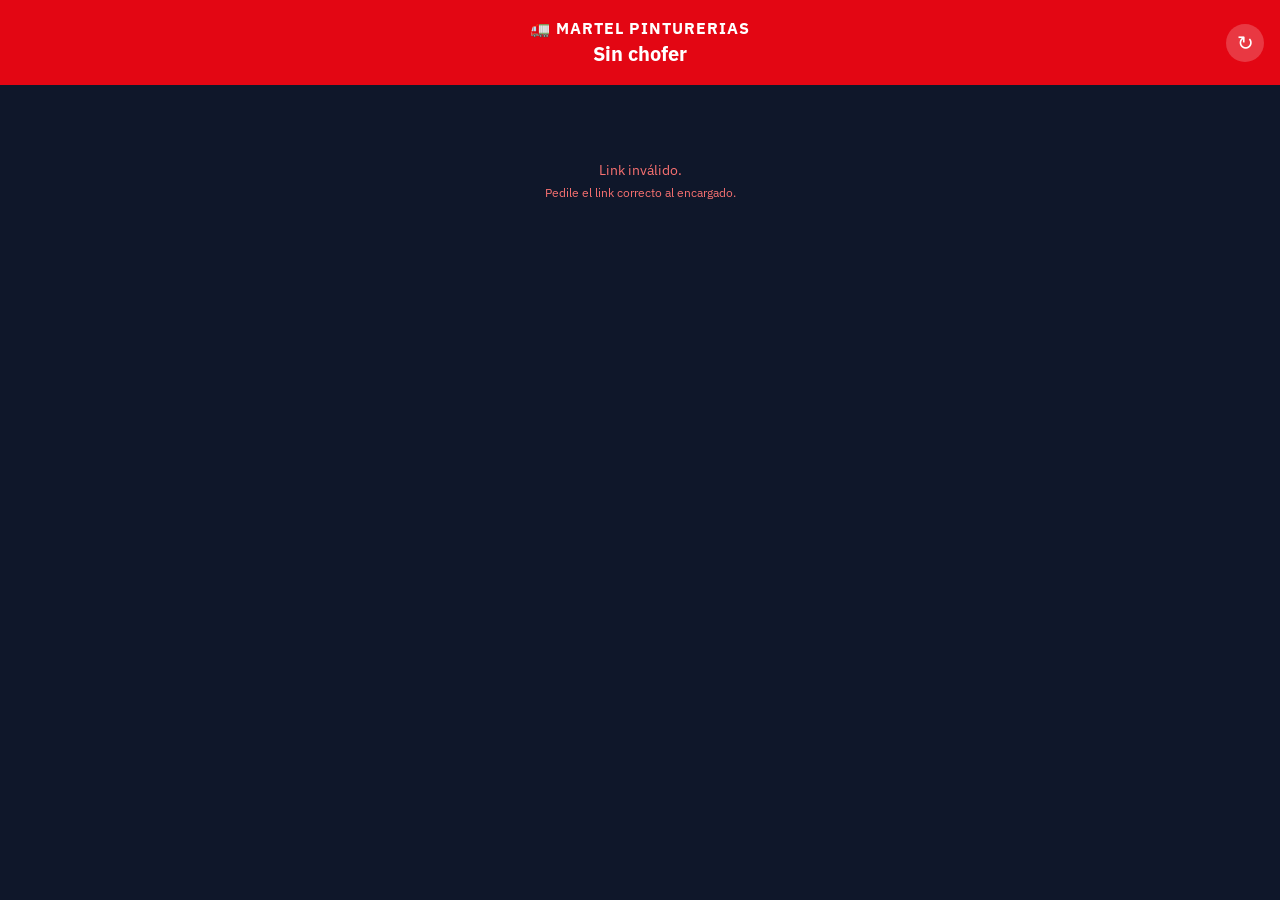
<file: chofer.html>
<!doctype html>
<html lang="es">
<head>
<meta charset="UTF-8"/>
<meta name="viewport" content="width=device-width,initial-scale=1.0"/>
<meta http-equiv="Cache-Control" content="no-cache, no-store, must-revalidate"/>
<meta http-equiv="Pragma" content="no-cache"/>
<meta http-equiv="Expires" content="0"/>
<title>Mis Entregas — Martel</title>
<link rel="icon" type="image/svg+xml" href="favicon.svg?v=1"/>
<link rel="preconnect" href="https://fonts.googleapis.com"/>
<link href="https://fonts.googleapis.com/css2?family=IBM+Plex+Sans:wght@300;400;500;600;700&display=swap" rel="stylesheet"/>
<style>
*,*::before,*::after{box-sizing:border-box;margin:0;padding:0}
body{background:#0F172A;color:#E5E7EB;font-family:'IBM Plex Sans',sans-serif;min-height:100vh}
.header{background:#E30613;padding:18px 20px 14px;text-align:center;position:sticky;top:0;z-index:10;position:relative}
.header-logo{font-size:16px;font-weight:700;letter-spacing:.06em;color:white}
.header-chofer{font-size:20px;font-weight:700;color:white;margin-top:2px}
.header-count{font-size:12px;color:rgba(255,255,255,.75);margin-top:4px}
.refresh-btn{position:absolute;right:16px;top:50%;transform:translateY(-50%);background:rgba(255,255,255,.2);border:none;color:white;width:38px;height:38px;border-radius:50%;font-size:20px;cursor:pointer;display:flex;align-items:center;justify-content:center;line-height:1}
.content{padding:14px;display:flex;flex-direction:column;gap:10px}
.card{background:#111827;border:1px solid rgba(148,163,184,.15);border-radius:12px;padding:16px}
.card.done{opacity:.45;pointer-events:none}
.card-nombre{font-size:16px;font-weight:700;color:#E5E7EB;margin-bottom:4px}
.card-dir{font-size:13px;color:#94A3B8;line-height:1.45;margin-bottom:6px}
.card-factura{font-size:11px;color:#475569;font-family:monospace;margin-bottom:14px}
.btn-entregar{width:100%;padding:13px;background:#22c55e;border:none;border-radius:8px;color:white;font-size:15px;font-weight:700;cursor:pointer;letter-spacing:.03em}
.btn-entregar:active{background:#16a34a;transform:scale(.98)}
.btn-camino{width:100%;padding:13px;background:#06b6d4;border:none;border-radius:8px;color:white;font-size:15px;font-weight:700;cursor:pointer;letter-spacing:.03em;margin-bottom:10px}
.btn-camino:active{background:#0891b2;transform:scale(.98)}
.btn-camino:disabled{opacity:.6}
.camino-ok{text-align:center;color:#06b6d4;font-weight:600;font-size:13px;padding:4px 0 12px}
.card-done-label{text-align:center;color:#22c55e;font-weight:600;font-size:14px;padding:6px 0}
/* Modal */
.modal{position:fixed;inset:0;background:rgba(0,0,0,.75);display:flex;align-items:center;justify-content:center;z-index:100;padding:20px}
.modal-box{background:#111827;border:1px solid rgba(148,163,184,.2);border-radius:16px;padding:28px 22px;width:100%;max-width:360px}
.modal-title{font-size:17px;font-weight:700;text-align:center;margin-bottom:18px}
.modal-nombre{font-size:17px;font-weight:700;color:#E5E7EB;text-align:center;margin-bottom:6px}
.modal-dir{font-size:13px;color:#94A3B8;text-align:center;line-height:1.45;margin-bottom:24px}
.modal-btns{display:flex;gap:10px}
.btn-cancel{flex:1;padding:13px;background:#1E293B;border:1px solid rgba(148,163,184,.2);border-radius:8px;color:#94A3B8;font-size:14px;font-weight:600;cursor:pointer}
.btn-confirm{flex:1;padding:13px;background:#22c55e;border:none;border-radius:8px;color:white;font-size:14px;font-weight:700;cursor:pointer}
.loading{text-align:center;padding:60px 20px;color:#94A3B8;font-size:14px}
.empty{text-align:center;padding:60px 20px;color:#22c55e;font-size:15px;font-weight:600;line-height:1.6}
.error{text-align:center;padding:60px 20px;color:#f87171;font-size:14px;line-height:1.6}
</style>
</head>
<body>

<div class="header">
  <div class="header-logo">🚛 MARTEL PINTURERIAS</div>
  <div class="header-chofer" id="choferTitle">—</div>
  <div class="header-count" id="countLabel"></div>
  <button class="refresh-btn" onclick="location.reload()" title="Actualizar">↻</button>
</div>

<div class="content" id="content">
  <div class="loading">Cargando pedidos...</div>
</div>

<div class="modal" id="modal" style="display:none">
  <div class="modal-box">
    <div class="modal-title">¿Confirmar entrega?</div>
    <div class="modal-nombre" id="modalNombre"></div>
    <div class="modal-dir" id="modalDir"></div>
    <div class="modal-btns">
      <button class="btn-cancel" onclick="cerrarModal()">Cancelar</button>
      <button class="btn-confirm" id="btnConfirm">✓ Sí, entregado</button>
    </div>
  </div>
</div>

<script>
const GAS_URL = 'https://script.google.com/macros/s/AKfycbxm3n6KkUw0uh7vB3NAhvm62joWgKP_464HesgkPaWLfc4z2yqz4S0eFLj7Kmy8qV4W/exec';

const CHOFERES_NOMBRES = {
  victor:'Víctor', cacho:'Salvador', puma:'Juan Carlos',
  guillermo:'Guillermo', gustavo:'Gustavo', rafael:'Rafael', fernando:'Fernando'
};

const urlParams = new URLSearchParams(location.search);
const choferKey = (urlParams.get('c') || '').toLowerCase().trim();
const choferNombre = CHOFERES_NOMBRES[choferKey] || (choferKey ? choferKey.charAt(0).toUpperCase()+choferKey.slice(1) : '');

if (!choferKey) {
  document.getElementById('choferTitle').textContent = 'Sin chofer';
  document.getElementById('content').innerHTML = '<div class="error">Link inválido.<br><small>Pedile el link correcto al encargado.</small></div>';
} else {
  document.getElementById('choferTitle').textContent = choferNombre;
  cargarPedidos();
}

let pedidosData = [];

function errorConReintento(msg) {
  document.getElementById('content').innerHTML =
    '<div class="error">' + msg +
    '<br><br><button onclick="cargarPedidos()" style="padding:12px 28px;background:#22c55e;border:none;border-radius:8px;color:white;font-size:15px;font-weight:700;cursor:pointer">↻ Reintentar</button>' +
    '</div>';
}

function cargarPedidos(_intento) {
  const intento = _intento || 1;
  const MAX_INTENTOS = 3;
  document.getElementById('content').innerHTML =
    '<div class="loading">Cargando pedidos...' + (intento > 1 ? '<br><small>(reintentando ' + intento + '/' + MAX_INTENTOS + ')</small>' : '') + '</div>';
  const cb = '_ch_' + Date.now();
  const sc = document.createElement('script');
  let finished = false;
  function limpiar() {
    clearTimeout(to);
    try { delete window[cb]; } catch(e) {}
    if (sc.parentNode) sc.remove();
  }
  // El GAS es lento y suele fallar el primer intento (arranque en frio):
  // reintentamos solos hasta MAX_INTENTOS antes de molestar al chofer.
  function fallar(msgFinal) {
    if (finished) return;
    finished = true;
    limpiar();
    if (intento < MAX_INTENTOS) {
      setTimeout(function() { cargarPedidos(intento + 1); }, 1500);
    } else {
      errorConReintento(msgFinal);
    }
  }
  const to = setTimeout(function() {
    fallar('La carga está tardando demasiado.<br>Revisá tu conexión a internet.');
  }, 35000);
  sc.onerror = function() {
    fallar('No se pudo conectar.');
  };
  window[cb] = function(data) {
    if (finished) return;
    if (!data || !data.ok) {
      fallar('Error al cargar pedidos.');
      return;
    }
    finished = true;
    limpiar();
    pedidosData = (data.pedidos || []).map(function(p){ return Object.assign({}, p, {_done: false}); });
    renderPedidos();
  };
  sc.src = GAS_URL + '?' + new URLSearchParams({action:'get_chofer_pedidos', chofer:choferKey, callback:cb, _:Date.now()}).toString();
  document.head.appendChild(sc);
}

function renderPedidos() {
  const pendientes = pedidosData.filter(function(p){ return !p._done; }).length;
  document.getElementById('countLabel').textContent =
    pendientes + ' pedido' + (pendientes !== 1 ? 's' : '') + ' pendiente' + (pendientes !== 1 ? 's' : '');

  if (!pedidosData.length || pendientes === 0) {
    document.getElementById('content').innerHTML = '<div class="empty">✅ No tenés pedidos<br>pendientes por entregar.</div>';
    return;
  }

  document.getElementById('content').innerHTML = pedidosData.map(function(p, i) {
    if (p._done) return '';
    var camino = (p.remito === 'en camino')
      ? '<div class="camino-ok">🚗 Avisaste: en camino a domicilio</div>'
      : '<button class="btn-camino" onclick="marcarEnCamino(' + i + ')">🚗 En camino a tu domicilio</button>';
    return '<div class="card" id="card-' + i + '">' +
      '<div class="card-nombre">' + esc(p.nombre) + '</div>' +
      '<div class="card-dir">' + esc(p.domicilio) + '</div>' +
      '<div class="card-factura">Factura: ' + esc(p.factura) + ' · ' + esc(p.sucursal) + '</div>' +
      camino +
      '<button class="btn-entregar" onclick="abrirModal(' + i + ')">📦 Marcar entregado</button>' +
      '</div>';
  }).join('');
}

function abrirModal(i) {
  const p = pedidosData[i];
  document.getElementById('modalNombre').textContent = p.nombre;
  document.getElementById('modalDir').textContent = p.domicilio;
  document.getElementById('btnConfirm').onclick = function() {
    cerrarModal();
    marcarEntregado(i);
  };
  document.getElementById('modal').style.display = 'flex';
}

function cerrarModal() {
  document.getElementById('modal').style.display = 'none';
}

function marcarEnCamino(i) {
  const p = pedidosData[i];
  const card = document.getElementById('card-' + i);
  const btn = card ? card.querySelector('.btn-camino') : null;
  function restaurar() { if (btn) { btn.textContent = '🚗 En camino a tu domicilio'; btn.disabled = false; } }
  if (btn) { btn.textContent = '⏳ Avisando...'; btn.disabled = true; }

  const cb = '_ec_' + Date.now();
  const sc = document.createElement('script');
  let hecho = false;
  function limpiar() {
    clearTimeout(to);
    try { delete window[cb]; } catch(e) {}
    if (sc.parentNode) sc.remove();
  }
  const to = setTimeout(function() {
    if (hecho) return;
    hecho = true; limpiar(); restaurar();
    alert('El servidor tardó demasiado. No se pudo avisar al cliente.\nReintentá en unos segundos.');
  }, 35000);
  window[cb] = function(data) {
    if (hecho) return;
    hecho = true; limpiar();
    if (data && data.ok) {
      pedidosData[i].remito = 'en camino';
      renderPedidos();
    } else {
      restaurar();
      alert('No se pudo avisar al cliente' + (data && data.error ? ':\n' + data.error : '.') + '\nReintentá.');
    }
  };
  sc.onerror = function() {
    if (hecho) return;
    hecho = true; limpiar(); restaurar();
    alert('No hay conexión. No se pudo avisar.\nReintentá cuando tengas señal.');
  };
  sc.src = GAS_URL + '?' + new URLSearchParams({
    action: 'write',
    sucursal: p.sucursal,
    cliente: p.cliente,
    factura: p.factura,
    remito: 'en camino',
    callback: cb,
    _: Date.now()
  }).toString();
  document.head.appendChild(sc);
}

function marcarEntregado(i) {
  const p = pedidosData[i];
  const card = document.getElementById('card-' + i);
  const btn = card ? card.querySelector('.btn-entregar') : null;
  function restaurar() {
    if (card) { card.style.opacity = '1'; card.style.pointerEvents = ''; }
    if (btn) btn.textContent = '📦 Marcar entregado';
  }
  if (card) { card.style.opacity = '0.5'; card.style.pointerEvents = 'none'; }
  if (btn) btn.textContent = '⏳ Guardando...';

  const cb = '_wr_' + Date.now();
  const sc = document.createElement('script');
  let hecho = false;
  function limpiar() {
    clearTimeout(to);
    try { delete window[cb]; } catch(e) {}
    if (sc.parentNode) sc.remove();
  }
  // El GAS puede tardar 10-20s en guardar. Esperamos la respuesta REAL;
  // solo marcamos entregado si el servidor confirma que guardó.
  const to = setTimeout(function() {
    if (hecho) return;
    hecho = true;
    limpiar();
    restaurar();
    alert('El servidor está tardando demasiado. La entrega NO se confirmó.\nEsperá unos segundos y tocá "Marcar entregado" de nuevo.');
  }, 35000);
  window[cb] = function(data) {
    if (hecho) return;
    hecho = true;
    limpiar();
    if (data && data.ok) {
      pedidosData[i]._done = true;
      renderPedidos();
    } else {
      restaurar();
      alert('No se pudo confirmar la entrega' + (data && data.error ? ':\n' + data.error : '.') + '\nReintentá.');
    }
  };
  sc.onerror = function() {
    if (hecho) return;
    hecho = true;
    limpiar();
    restaurar();
    alert('No hay conexión. La entrega no se confirmó.\nReintentá cuando tengas señal.');
  };
  sc.src = GAS_URL + '?' + new URLSearchParams({
    action: 'write',
    sucursal: p.sucursal,
    cliente: p.cliente,
    factura: p.factura,
    remito: 'completo',
    callback: cb,
    _: Date.now()
  }).toString();
  document.head.appendChild(sc);
}

function esc(s) {
  return String(s || '').replace(/&/g,'&amp;').replace(/</g,'&lt;').replace(/>/g,'&gt;').replace(/"/g,'&quot;');
}

document.getElementById('modal').addEventListener('click', function(e) {
  if (e.target === this) cerrarModal();
});
</script>
</body>
</html>
</file>
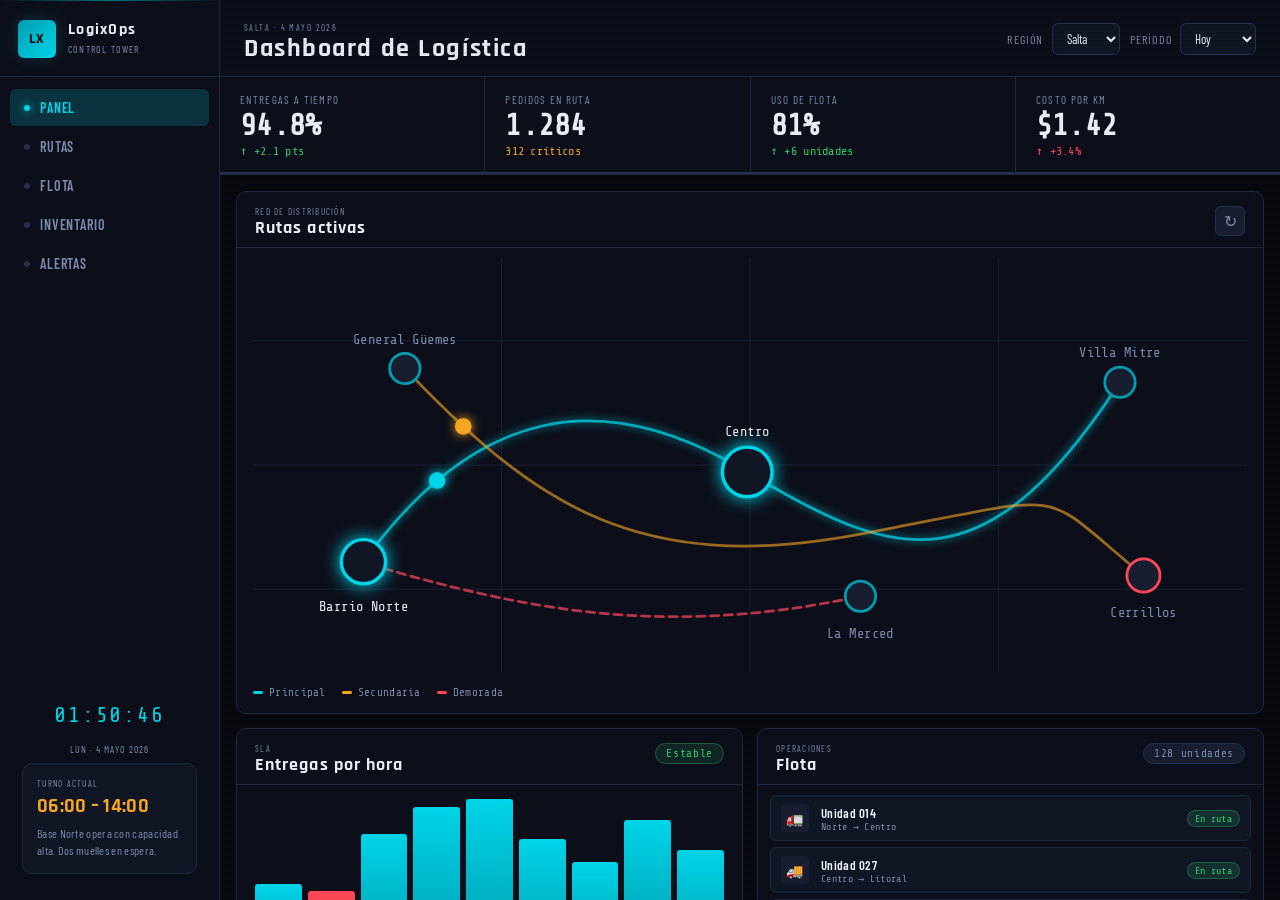
<file: logixops.html>
<!doctype html>
<html lang="es">
<head>
<meta charset="UTF-8"/>
<meta name="viewport" content="width=device-width,initial-scale=1.0"/>
<title>LogixOps — Control Tower</title>
<link rel="icon" type="image/svg+xml" href="favicon.svg?v=1"/>
<link rel="preconnect" href="https://fonts.googleapis.com"/>
<link rel="preconnect" href="https://fonts.gstatic.com" crossorigin/>
<link href="https://fonts.googleapis.com/css2?family=Rajdhani:wght@400;500;600;700&family=Share+Tech+Mono&family=Barlow+Condensed:wght@300;400;600;700&display=swap" rel="stylesheet"/>
<style>
/* ── RESET & TOKENS ─────────────────────────────────────────── */
*,*::before,*::after{box-sizing:border-box;margin:0;padding:0}
:root{
  --bg0:#07090f;
  --bg1:#0c0f1a;
  --bg2:#111624;
  --bg3:#181e30;
  --border:#1e2840;
  --border2:#253050;
  --cyan:#00d4e8;
  --cyan-dim:#009db0;
  --cyan-glow:rgba(0,212,232,.18);
  --amber:#f5a623;
  --amber-dim:#b87d1a;
  --red:#ff4757;
  --red-dim:#c0392b;
  --green:#2ecc71;
  --text-primary:#e8edf5;
  --text-secondary:#7a8aaa;
  --text-mono:#00d4e8;
  --font-ui:'Barlow Condensed',sans-serif;
  --font-mono:'Share Tech Mono',monospace;
  --font-head:'Rajdhani',sans-serif;
  --r:6px;
  --r-lg:10px;
  --shadow:0 4px 24px rgba(0,0,0,.5);
}

html,body{height:100%;overflow:hidden}
body{background:var(--bg0);color:var(--text-primary);font-family:var(--font-ui);font-size:15px;letter-spacing:.02em}

/* ── SCROLLBAR ─────────────────────────────────────────────── */
::-webkit-scrollbar{width:4px}
::-webkit-scrollbar-track{background:var(--bg1)}
::-webkit-scrollbar-thumb{background:var(--border2);border-radius:2px}

/* ── SHELL ─────────────────────────────────────────────────── */
.app-shell{display:grid;grid-template-columns:220px 1fr;height:100vh;overflow:hidden}

/* ── SIDEBAR ───────────────────────────────────────────────── */
.sidebar{
  background:var(--bg1);
  border-right:1px solid var(--border);
  display:flex;flex-direction:column;
  padding:0;overflow:hidden;
  position:relative;
}
.sidebar::before{
  content:'';position:absolute;top:0;left:0;right:0;height:1px;
  background:linear-gradient(90deg,transparent,var(--cyan),transparent);
  opacity:.5;
}

.brand{
  padding:20px 18px 18px;
  border-bottom:1px solid var(--border);
  display:flex;align-items:center;gap:12px;
}
.brand-mark{
  width:38px;height:38px;border-radius:var(--r);
  background:linear-gradient(135deg,var(--cyan-dim),var(--cyan));
  display:flex;align-items:center;justify-content:center;
  font-family:var(--font-head);font-weight:700;font-size:14px;
  color:var(--bg0);letter-spacing:.05em;flex-shrink:0;
  box-shadow:0 0 16px var(--cyan-glow);
}
.brand strong{display:block;font-family:var(--font-head);font-weight:700;font-size:16px;color:var(--text-primary);letter-spacing:.08em;line-height:1}
.brand span{font-size:10px;color:var(--text-secondary);text-transform:uppercase;letter-spacing:.12em}

.nav-list{padding:12px 10px;display:flex;flex-direction:column;gap:2px}
.nav-item{
  background:none;border:none;cursor:pointer;
  padding:10px 14px;border-radius:var(--r);
  color:var(--text-secondary);font-family:var(--font-ui);font-size:14px;font-weight:600;
  text-align:left;letter-spacing:.06em;text-transform:uppercase;
  transition:all .15s;display:flex;align-items:center;gap:10px;
}
.nav-item::before{
  content:'';width:6px;height:6px;border-radius:50%;
  background:var(--border2);flex-shrink:0;transition:all .15s;
}
.nav-item:hover{color:var(--text-primary);background:var(--bg3)}
.nav-item.active{color:var(--cyan);background:var(--cyan-glow)}
.nav-item.active::before{background:var(--cyan);box-shadow:0 0 8px var(--cyan)}

.side-info{
  margin:auto 12px 16px;padding:14px;
  background:var(--bg2);border:1px solid var(--border);border-radius:var(--r-lg);
}
.side-info .eyebrow{display:block;font-size:9px;text-transform:uppercase;letter-spacing:.14em;color:var(--text-secondary);margin-bottom:4px}
.side-info strong{display:block;font-family:var(--font-head);font-size:20px;font-weight:700;color:var(--amber);margin-bottom:6px}
.side-info p{font-size:12px;color:var(--text-secondary);line-height:1.4}

.clock{
  padding:10px 18px 16px;
  font-family:var(--font-mono);font-size:22px;color:var(--cyan);
  text-align:center;letter-spacing:.08em;
}
.clock-date{font-size:10px;color:var(--text-secondary);text-align:center;letter-spacing:.1em;text-transform:uppercase;padding-bottom:8px}

/* ── MAIN ──────────────────────────────────────────────────── */
.dashboard{
  display:grid;
  grid-template-rows:auto auto 1fr;
  overflow:hidden;background:var(--bg0);
}

/* ── TOPBAR ────────────────────────────────────────────────── */
.topbar{
  padding:16px 24px 14px;
  border-bottom:1px solid var(--border);
  display:flex;align-items:center;justify-content:space-between;
  background:var(--bg1);gap:16px;flex-wrap:wrap;
}
.eyebrow{font-size:9px;text-transform:uppercase;letter-spacing:.16em;color:var(--text-secondary)}
h1{font-family:var(--font-head);font-weight:700;font-size:26px;letter-spacing:.06em;line-height:1;margin-top:2px}

.actions{display:flex;gap:10px;align-items:center;flex-wrap:wrap}
.select-wrap{display:flex;align-items:center;gap:8px;font-size:12px;color:var(--text-secondary);text-transform:uppercase;letter-spacing:.1em}
.select-wrap select{
  background:var(--bg2);border:1px solid var(--border2);color:var(--text-primary);
  padding:6px 10px;border-radius:var(--r);font-family:var(--font-ui);font-size:13px;
  cursor:pointer;outline:none;
}
.select-wrap select:focus{border-color:var(--cyan)}

/* ── KPI GRID ──────────────────────────────────────────────── */
.kpi-grid{
  display:grid;grid-template-columns:repeat(4,1fr);
  gap:1px;background:var(--border);
  border-bottom:1px solid var(--border);
}
.metric-card{
  background:var(--bg1);padding:16px 20px;
  display:flex;flex-direction:column;gap:4px;
  position:relative;overflow:hidden;
  transition:background .2s;
}
.metric-card::after{
  content:'';position:absolute;bottom:0;left:0;right:0;height:2px;
  background:var(--border2);transition:all .3s;
}
.metric-card:hover{background:var(--bg2)}
.metric-card:hover::after{background:var(--cyan);box-shadow:0 0 10px var(--cyan)}
.metric-card>span{font-size:11px;text-transform:uppercase;letter-spacing:.12em;color:var(--text-secondary)}
.metric-card>strong{font-family:var(--font-mono);font-size:30px;color:var(--text-primary);line-height:1}
.metric-card small{font-size:12px;font-family:var(--font-mono)}
small.positive{color:var(--green)}
small.negative{color:var(--red)}
small.neutral{color:var(--amber)}

/* ── CONTENT GRID ──────────────────────────────────────────── */
.content-scroll{overflow-y:auto;padding:16px}
.layout-grid{
  display:grid;
  grid-template-columns:1fr 1fr;
  grid-template-rows:auto auto auto;
  gap:14px;
}

/* ── PANELS ────────────────────────────────────────────────── */
.panel{
  background:var(--bg1);border:1px solid var(--border);
  border-radius:var(--r-lg);overflow:hidden;
}
.panel-heading{
  padding:14px 18px 10px;
  display:flex;align-items:flex-start;justify-content:space-between;
  border-bottom:1px solid var(--border);
}
.panel-heading .eyebrow{display:block;font-size:9px;text-transform:uppercase;letter-spacing:.14em;color:var(--text-secondary);margin-bottom:2px}
.panel-heading h2{font-family:var(--font-head);font-size:18px;font-weight:700;letter-spacing:.06em;line-height:1}

.badge{
  padding:3px 10px;border-radius:20px;font-size:11px;
  font-family:var(--font-mono);letter-spacing:.06em;
  background:var(--bg3);border:1px solid var(--border2);color:var(--text-secondary);
  white-space:nowrap;
}
.badge.good{background:rgba(46,204,113,.12);border-color:rgba(46,204,113,.3);color:var(--green)}
.badge.warn{background:rgba(245,166,35,.12);border-color:rgba(245,166,35,.3);color:var(--amber)}
.badge.crit{background:rgba(255,71,87,.12);border-color:rgba(255,71,87,.3);color:var(--red)}

.icon-button{
  background:var(--bg3);border:1px solid var(--border2);color:var(--text-secondary);
  width:30px;height:30px;border-radius:var(--r);cursor:pointer;font-size:16px;
  display:flex;align-items:center;justify-content:center;transition:all .2s;flex-shrink:0;
}
.icon-button:hover{border-color:var(--cyan);color:var(--cyan);box-shadow:0 0 10px var(--cyan-glow)}
.spinning{animation:spin .5s ease-out}
@keyframes spin{to{transform:rotate(360deg)}}

.text-button{
  background:none;border:none;color:var(--cyan);font-family:var(--font-ui);
  font-size:12px;text-transform:uppercase;letter-spacing:.1em;cursor:pointer;
  font-weight:600;padding:4px 0;transition:opacity .2s;
}
.text-button:hover{opacity:.7}

/* ── ROUTE MAP ─────────────────────────────────────────────── */
.route-panel{grid-column:span 2}
.route-map{padding:10px 16px 14px}
.route-map svg{width:100%;height:auto;display:block}

/* SVG styles embedded */
.route-line{fill:none;stroke-width:2;stroke-linecap:round}
.route-line.main{stroke:var(--cyan);stroke-dasharray:none;opacity:.8}
.route-line.secondary{stroke:var(--amber);opacity:.6}
.route-line.delayed{stroke:var(--red);stroke-dasharray:6 4;opacity:.7}
.node circle{fill:var(--bg3);stroke:var(--cyan-dim);stroke-width:2}
.node.hub circle{stroke:var(--cyan);stroke-width:2.5;fill:var(--bg2);filter:drop-shadow(0 0 6px var(--cyan))}
.node.alert circle{stroke:var(--red);stroke-width:2;animation:pulse-node 1.5s infinite}
@keyframes pulse-node{0%,100%{filter:drop-shadow(0 0 3px var(--red))}50%{filter:drop-shadow(0 0 10px var(--red))}}
.node text{fill:var(--text-secondary);font-family:var(--font-mono);font-size:10px;text-anchor:middle}
.node.hub text{fill:var(--text-primary)}
.vehicle{fill:var(--cyan);filter:drop-shadow(0 0 4px var(--cyan))}
.vehicle.v2{fill:var(--amber);filter:drop-shadow(0 0 4px var(--amber))}

.route-legend{
  display:flex;gap:16px;padding:0 16px 14px;flex-wrap:wrap;
}
.legend-item{display:flex;align-items:center;gap:6px;font-size:11px;color:var(--text-secondary);font-family:var(--font-mono)}
.legend-dot{width:10px;height:3px;border-radius:2px}

/* ── BAR CHART ─────────────────────────────────────────────── */
.bar-chart{padding:14px 18px;height:200px;display:flex;align-items:flex-end;gap:6px}
.bar-wrap{flex:1;display:flex;flex-direction:column;align-items:center;gap:4px;height:100%}
.bar-outer{flex:1;width:100%;display:flex;align-items:flex-end;position:relative}
.bar{
  width:100%;border-radius:3px 3px 0 0;
  background:linear-gradient(to top,var(--cyan-dim),var(--cyan));
  transition:height .4s cubic-bezier(.34,1.56,.64,1);
  position:relative;
}
.bar.below{background:linear-gradient(to top,var(--red-dim),var(--red))}
.bar:hover::after{
  content:attr(data-val);
  position:absolute;top:-22px;left:50%;transform:translateX(-50%);
  background:var(--bg3);color:var(--cyan);font-family:var(--font-mono);font-size:10px;
  padding:2px 5px;border-radius:3px;white-space:nowrap;border:1px solid var(--border2);
}
.bar-label{font-family:var(--font-mono);font-size:9px;color:var(--text-secondary)}

/* ── FLEET ─────────────────────────────────────────────────── */
.fleet-list{padding:10px 12px 12px;display:flex;flex-direction:column;gap:6px;max-height:220px;overflow-y:auto}
.fleet-item{
  display:grid;grid-template-columns:30px 1fr auto;align-items:center;gap:10px;
  padding:8px 10px;background:var(--bg2);border-radius:var(--r);border:1px solid var(--border);
}
.fleet-icon{
  width:28px;height:28px;border-radius:4px;
  display:flex;align-items:center;justify-content:center;font-size:14px;
  background:var(--bg3);
}
.fleet-name{font-size:13px;font-weight:600;font-family:var(--font-ui)}
.fleet-route{font-family:var(--font-mono);font-size:10px;color:var(--text-secondary)}
.fleet-status{
  font-family:var(--font-mono);font-size:10px;padding:2px 7px;
  border-radius:10px;
}
.status-active{background:rgba(46,204,113,.15);color:var(--green);border:1px solid rgba(46,204,113,.3)}
.status-delay{background:rgba(255,71,87,.15);color:var(--red);border:1px solid rgba(255,71,87,.3)}
.status-wait{background:rgba(245,166,35,.15);color:var(--amber);border:1px solid rgba(245,166,35,.3)}

/* ── TABLE ─────────────────────────────────────────────────── */
table{width:100%;border-collapse:collapse}
thead th{
  padding:8px 14px;font-size:10px;text-transform:uppercase;letter-spacing:.12em;
  color:var(--text-secondary);text-align:left;border-bottom:1px solid var(--border);
  font-weight:600;
}
tbody tr{border-bottom:1px solid var(--border);transition:background .15s}
tbody tr:last-child{border-bottom:none}
tbody tr:hover{background:var(--bg2)}
tbody td{padding:9px 14px;font-size:13px}
td:nth-child(2),td:nth-child(3){font-family:var(--font-mono);font-size:12px}
.inv-tag{
  display:inline-block;padding:2px 8px;border-radius:10px;font-size:10px;
  font-family:var(--font-mono);
}
.inv-tag.critico{background:rgba(255,71,87,.15);color:var(--red);border:1px solid rgba(255,71,87,.3)}
.inv-tag.bajo{background:rgba(245,166,35,.15);color:var(--amber);border:1px solid rgba(245,166,35,.3)}
.inv-tag.ok{background:rgba(46,204,113,.15);color:var(--green);border:1px solid rgba(46,204,113,.3)}

/* ── ORDERS ────────────────────────────────────────────────── */
.wide-panel{grid-column:span 2}
.segmented{display:flex;gap:2px;background:var(--bg2);border:1px solid var(--border);border-radius:var(--r);padding:2px}
.segmented button{
  background:none;border:none;cursor:pointer;
  padding:4px 12px;border-radius:4px;font-family:var(--font-ui);
  font-size:12px;text-transform:uppercase;letter-spacing:.08em;
  color:var(--text-secondary);transition:all .15s;font-weight:600;
}
.segmented button.active{background:var(--bg3);color:var(--text-primary)}

.orders{padding:10px 14px 14px;display:flex;flex-direction:column;gap:6px}
.order-row{
  display:grid;grid-template-columns:90px 1fr 100px 90px 80px;align-items:center;gap:12px;
  padding:10px 12px;background:var(--bg2);border-radius:var(--r);border:1px solid var(--border);
  border-left:3px solid transparent;transition:all .2s;
}
.order-row:hover{background:var(--bg3);border-color:var(--border2)}
.order-row.risk-high{border-left-color:var(--red)}
.order-row.risk-medium{border-left-color:var(--amber)}
.order-id{font-family:var(--font-mono);font-size:12px;color:var(--cyan)}
.order-dest{font-size:13px;font-weight:600}
.order-eta{font-family:var(--font-mono);font-size:11px;color:var(--text-secondary)}
.order-issue{font-size:11px;color:var(--text-secondary)}
.risk-pill{
  padding:3px 8px;border-radius:10px;font-size:10px;font-family:var(--font-mono);
  text-align:center;
}
.risk-pill.high{background:rgba(255,71,87,.15);color:var(--red)}
.risk-pill.medium{background:rgba(245,166,35,.15);color:var(--amber)}

/* ── SCAN LINE OVERLAY ─────────────────────────────────────── */
.dashboard::before{
  content:'';position:fixed;top:0;left:220px;right:0;bottom:0;
  background:repeating-linear-gradient(0deg,transparent,transparent 2px,rgba(0,0,0,.03) 2px,rgba(0,0,0,.03) 4px);
  pointer-events:none;z-index:0;
}

/* ── FADE IN ───────────────────────────────────────────────── */
.panel{animation:fadeUp .4s ease both}
.panel:nth-child(1){animation-delay:.05s}
.panel:nth-child(2){animation-delay:.1s}
.panel:nth-child(3){animation-delay:.15s}
.panel:nth-child(4){animation-delay:.2s}
.panel:nth-child(5){animation-delay:.25s}
@keyframes fadeUp{from{opacity:0;transform:translateY(12px)}to{opacity:1;transform:none}}

.metric-card{animation:fadeUp .3s ease both}
.metric-card:nth-child(1){animation-delay:.0s}
.metric-card:nth-child(2){animation-delay:.05s}
.metric-card:nth-child(3){animation-delay:.1s}
.metric-card:nth-child(4){animation-delay:.15s}

/* ── RESPONSIVE ────────────────────────────────────────────── */
@media(max-width:1100px){
  .layout-grid{grid-template-columns:1fr}
  .route-panel,.wide-panel{grid-column:span 1}
  .kpi-grid{grid-template-columns:repeat(2,1fr)}
}
</style>
</head>
<body>
<div class="app-shell">

  <!-- SIDEBAR -->
  <aside class="sidebar">
    <div class="brand">
      <div class="brand-mark">LX</div>
      <div>
        <strong>LogixOps</strong>
        <span>Control Tower</span>
      </div>
    </div>

    <nav class="nav-list" aria-label="Secciones">
      <button class="nav-item active" type="button">Panel</button>
      <button class="nav-item" type="button">Rutas</button>
      <button class="nav-item" type="button">Flota</button>
      <button class="nav-item" type="button">Inventario</button>
      <button class="nav-item" type="button">Alertas</button>
    </nav>

    <div style="padding:0 10px 10px;margin-top:auto">
      <div class="clock" id="clock">--:--:--</div>
      <div class="clock-date">Lun · 4 Mayo 2026</div>
      <div class="side-info">
        <span class="eyebrow">Turno actual</span>
        <strong>06:00 – 14:00</strong>
        <p>Base Norte opera con capacidad alta. Dos muelles en espera.</p>
      </div>
    </div>
  </aside>

  <!-- MAIN -->
  <main class="dashboard">

    <!-- TOPBAR -->
    <header class="topbar">
      <div>
        <span class="eyebrow">Salta · 4 Mayo 2026</span>
        <h1>Dashboard de Logística</h1>
      </div>
      <div class="actions">
        <label class="select-wrap">
          <span>Región</span>
          <select id="regionFilter">
            <option value="all">Todas</option>
            <option value="salta" selected>Salta</option>
          </select>
        </label>
        <label class="select-wrap">
          <span>Período</span>
          <select id="periodFilter">
            <option value="today">Hoy</option>
            <option value="week">Semana</option>
            <option value="month">Mes</option>
          </select>
        </label>
      </div>
    </header>

    <!-- KPIs -->
    <section class="kpi-grid" aria-label="Indicadores principales">
      <article class="metric-card">
        <span>Entregas a tiempo</span>
        <strong id="onTimeMetric">94.8%</strong>
        <small class="positive">↑ +2.1 pts</small>
      </article>
      <article class="metric-card">
        <span>Pedidos en ruta</span>
        <strong id="inTransitMetric">1.284</strong>
        <small class="neutral">312 críticos</small>
      </article>
      <article class="metric-card">
        <span>Uso de flota</span>
        <strong id="fleetMetric">81%</strong>
        <small class="positive">↑ +6 unidades</small>
      </article>
      <article class="metric-card">
        <span>Costo por km</span>
        <strong id="costMetric">$1.42</strong>
        <small class="negative">↑ +3.4%</small>
      </article>
    </section>

    <!-- CONTENT -->
    <div class="content-scroll">
      <div class="layout-grid">

        <!-- ROUTE MAP -->
        <article class="panel route-panel">
          <div class="panel-heading">
            <div>
              <span class="eyebrow">Red de distribución</span>
              <h2>Rutas activas</h2>
            </div>
            <button id="optimizeBtn" class="icon-button" type="button" title="Optimizar rutas">↻</button>
          </div>
          <div class="route-map">
            <svg viewBox="0 0 720 300" xmlns="http://www.w3.org/2000/svg">
              <defs>
                <filter id="glow">
                  <feGaussianBlur stdDeviation="3" result="blur"/>
                  <feMerge><feMergeNode in="blur"/><feMergeNode in="SourceGraphic"/></feMerge>
                </filter>
              </defs>
              <!-- Grid lines -->
              <line x1="0" y1="60" x2="720" y2="60" stroke="#1e2840" stroke-width=".5"/>
              <line x1="0" y1="150" x2="720" y2="150" stroke="#1e2840" stroke-width=".5"/>
              <line x1="0" y1="240" x2="720" y2="240" stroke="#1e2840" stroke-width=".5"/>
              <line x1="180" y1="0" x2="180" y2="300" stroke="#1e2840" stroke-width=".5"/>
              <line x1="360" y1="0" x2="360" y2="300" stroke="#1e2840" stroke-width=".5"/>
              <line x1="540" y1="0" x2="540" y2="300" stroke="#1e2840" stroke-width=".5"/>
              <!-- Routes -->
              <path class="route-line main" d="M80 220 C160 110 250 90 358 155 S530 240 628 90" filter="url(#glow)"/>
              <path class="route-line secondary" d="M110 80 C205 180 280 230 440 200 S565 165 645 230"/>
              <path class="route-line delayed" d="M95 225 C200 255 300 275 440 245"/>
              <!-- Nodes -->
              <g class="node hub" transform="translate(80,220)"><circle r="16"/><text y="36" font-size="10">Barrio Norte</text></g>
              <g class="node" transform="translate(110,80)"><circle r="11"/><text y="-18" font-size="10">General Güemes</text></g>
              <g class="node hub" transform="translate(358,155)"><circle r="18"/><text y="-26" font-size="10">Centro</text></g>
              <g class="node" transform="translate(440,245)"><circle r="11"/><text y="30" font-size="10">La Merced</text></g>
              <g class="node" transform="translate(628,90)"><circle r="11"/><text y="-18" font-size="10">Villa Mitre</text></g>
              <g class="node alert" transform="translate(645,230)"><circle r="12"/><text y="30" font-size="10">Cerrillos</text></g>
              <!-- Vehicles -->
              <circle class="vehicle v1" r="6" filter="url(#glow)">
                <animateMotion dur="9s" repeatCount="indefinite" path="M80 220 C160 110 250 90 358 155 S530 240 628 90"/>
              </circle>
              <circle class="vehicle v2" r="6" filter="url(#glow)">
                <animateMotion dur="11s" repeatCount="indefinite" path="M110 80 C205 180 280 230 440 200 S565 165 645 230"/>
              </circle>
            </svg>
          </div>
          <div class="route-legend">
            <span class="legend-item"><span class="legend-dot" style="background:var(--cyan)"></span>Principal</span>
            <span class="legend-item"><span class="legend-dot" style="background:var(--amber)"></span>Secundaria</span>
            <span class="legend-item"><span class="legend-dot" style="background:var(--red);background-image:repeating-linear-gradient(90deg,var(--red) 0,var(--red) 4px,transparent 4px,transparent 8px)"></span>Demorada</span>
          </div>
        </article>

        <!-- DELIVERY CHART -->
        <article class="panel">
          <div class="panel-heading">
            <div>
              <span class="eyebrow">SLA</span>
              <h2>Entregas por hora</h2>
            </div>
            <span id="slaBadge" class="badge good">Estable</span>
          </div>
          <div id="deliveryChart" class="bar-chart"></div>
        </article>

        <!-- FLEET -->
        <article class="panel">
          <div class="panel-heading">
            <div>
              <span class="eyebrow">Operaciones</span>
              <h2>Flota</h2>
            </div>
            <span class="badge">128 unidades</span>
          </div>
          <div class="fleet-list" id="fleetList"></div>
        </article>

        <!-- INVENTORY -->
        <article class="panel">
          <div class="panel-heading">
            <div>
              <span class="eyebrow">Almacén</span>
              <h2>Inventario crítico</h2>
            </div>
            <button class="text-button" id="exportBtn" type="button">Exportar</button>
          </div>
          <table>
            <thead>
              <tr><th>SKU</th><th>Stock</th><th>Demanda</th><th>Estado</th></tr>
            </thead>
            <tbody id="inventoryTable"></tbody>
          </table>
        </article>

        <!-- ORDERS AT RISK -->
        <article class="panel wide-panel">
          <div class="panel-heading">
            <div>
              <span class="eyebrow">Excepciones</span>
              <h2>Pedidos con riesgo</h2>
            </div>
            <div class="segmented" id="riskFilter">
              <button class="active" type="button" data-risk="all">Todos</button>
              <button type="button" data-risk="high">Alto</button>
              <button type="button" data-risk="medium">Medio</button>
            </div>
          </div>
          <div class="orders" id="ordersList"></div>
        </article>

      </div>
    </div>

  </main>
</div>

<script>
/* ── DATA ─────────────────────────────────────────────────── */
const deliveryData = [
  {h:'06',v:42,sla:40},{h:'07',v:38,sla:40},{h:'08',v:71,sla:40},
  {h:'09',v:86,sla:40},{h:'10',v:91,sla:40},{h:'11',v:68,sla:40},
  {h:'12',v:55,sla:40},{h:'13',v:79,sla:40},{h:'14',v:62,sla:40},
];

const fleetData = [
  {icon:'🚛',name:'Unidad 014',route:'Norte → Centro',status:'active'},
  {icon:'🚚',name:'Unidad 027',route:'Centro → Litoral',status:'active'},
  {icon:'🚛',name:'Unidad 038',route:'Cuyo → Sur',status:'delay'},
  {icon:'🚚',name:'Unidad 051',route:'AMBA → Centro',status:'wait'},
  {icon:'🚛',name:'Unidad 066',route:'Sur → Norte',status:'active'},
  {icon:'🚚',name:'Unidad 083',route:'Litoral → AMBA',status:'active'},
];

const inventoryData = [
  {sku:'MAT-0042',stock:8,demand:120,state:'critico'},
  {sku:'PAK-1193',stock:31,demand:85,state:'bajo'},
  {sku:'FRG-0017',stock:4,demand:60,state:'critico'},
  {sku:'ELE-2250',stock:145,demand:90,state:'ok'},
  {sku:'LAB-0831',stock:22,demand:75,state:'bajo'},
];

const ordersData = [
  {id:'ORD-8821',dest:'Rosario, SF',eta:'14:30',issue:'Retraso tráfico',risk:'high'},
  {id:'ORD-9104',dest:'Mendoza',eta:'16:00',issue:'Temperatura crítica',risk:'high'},
  {id:'ORD-7753',dest:'Córdoba',eta:'13:45',issue:'Ventana de entrega ajustada',risk:'medium'},
  {id:'ORD-8390',dest:'Tucumán',eta:'17:15',issue:'Chofer sin confirmar',risk:'medium'},
  {id:'ORD-9210',dest:'La Plata, BA',eta:'12:50',issue:'Dirección incompleta',risk:'medium'},
];

/* ── CLOCK ────────────────────────────────────────────────── */
function updateClock(){
  const now = new Date();
  document.getElementById('clock').textContent =
    now.toLocaleTimeString('es-AR',{hour:'2-digit',minute:'2-digit',second:'2-digit',hour12:false});
}
updateClock();
setInterval(updateClock,1000);

/* ── BAR CHART ────────────────────────────────────────────── */
function buildChart(){
  const el = document.getElementById('deliveryChart');
  const max = Math.max(...deliveryData.map(d=>d.v));
  el.innerHTML = deliveryData.map(d=>{
    const pct = Math.round((d.v/max)*100);
    const below = d.v < d.sla;
    return `<div class="bar-wrap">
      <div class="bar-outer">
        <div class="bar${below?' below':''}" style="height:${pct}%" data-val="${d.v}"></div>
      </div>
      <span class="bar-label">${d.h}h</span>
    </div>`;
  }).join('');
  // animate bars
  requestAnimationFrame(()=>{
    el.querySelectorAll('.bar').forEach((b,i)=>{
      const h = b.style.height;
      b.style.height='0';
      setTimeout(()=>{b.style.height=h},i*60+100);
    });
  });
}
buildChart();

/* ── FLEET LIST ───────────────────────────────────────────── */
function buildFleet(){
  const el = document.getElementById('fleetList');
  const statusMap = {active:['status-active','En ruta'],delay:['status-delay','Demorada'],wait:['status-wait','En espera']};
  el.innerHTML = fleetData.map(f=>{
    const [cls,label] = statusMap[f.status];
    return `<div class="fleet-item">
      <div class="fleet-icon">${f.icon}</div>
      <div>
        <div class="fleet-name">${f.name}</div>
        <div class="fleet-route">${f.route}</div>
      </div>
      <span class="fleet-status ${cls}">${label}</span>
    </div>`;
  }).join('');
}
buildFleet();

/* ── INVENTORY TABLE ──────────────────────────────────────── */
function buildInventory(){
  const el = document.getElementById('inventoryTable');
  const labelMap = {critico:'Crítico',bajo:'Bajo',ok:'Normal'};
  el.innerHTML = inventoryData.map(r=>`<tr>
    <td style="font-family:var(--font-mono);font-size:12px;color:var(--cyan)">${r.sku}</td>
    <td>${r.stock}</td><td>${r.demand}</td>
    <td><span class="inv-tag ${r.state}">${labelMap[r.state]}</span></td>
  </tr>`).join('');
}
buildInventory();

/* ── ORDERS LIST ──────────────────────────────────────────── */
let activeRisk = 'all';
function buildOrders(){
  const el = document.getElementById('ordersList');
  const filtered = activeRisk==='all' ? ordersData : ordersData.filter(o=>o.risk===activeRisk);
  el.innerHTML = filtered.map(o=>`<div class="order-row risk-${o.risk}">
    <span class="order-id">${o.id}</span>
    <span class="order-dest">${o.dest}</span>
    <span class="order-eta">ETA ${o.eta}</span>
    <span class="order-issue">${o.issue}</span>
    <span class="risk-pill ${o.risk}">${o.risk==='high'?'Alto':'Medio'}</span>
  </div>`).join('');
}
buildOrders();

document.getElementById('riskFilter').addEventListener('click',e=>{
  const btn = e.target.closest('[data-risk]');
  if(!btn) return;
  document.querySelectorAll('#riskFilter button').forEach(b=>b.classList.remove('active'));
  btn.classList.add('active');
  activeRisk = btn.dataset.risk;
  buildOrders();
});

/* ── OPTIMIZE BUTTON ──────────────────────────────────────── */
document.getElementById('optimizeBtn').addEventListener('click',function(){
  this.classList.add('spinning');
  setTimeout(()=>this.classList.remove('spinning'),500);
});

/* ── NAV ITEMS ────────────────────────────────────────────── */
document.querySelectorAll('.nav-item').forEach(btn=>{
  btn.addEventListener('click',function(){
    document.querySelectorAll('.nav-item').forEach(b=>b.classList.remove('active'));
    this.classList.add('active');
  });
});

/* ── FILTERS ──────────────────────────────────────────────── */
document.getElementById('periodFilter').addEventListener('change',function(){
  const badge = document.getElementById('slaBadge');
  if(this.value==='month'){badge.className='badge warn';badge.textContent='Bajo demanda';}
  else if(this.value==='week'){badge.className='badge good';badge.textContent='Estable';}
  else{badge.className='badge good';badge.textContent='Estable';}
});

/* ── EXPORT ───────────────────────────────────────────────── */
document.getElementById('exportBtn').addEventListener('click',function(){
  const rows = [['SKU','Stock','Demanda','Estado'],
    ...inventoryData.map(r=>[r.sku,r.stock,r.demand,r.state])];
  const csv = rows.map(r=>r.join(',')).join('\n');
  const a = document.createElement('a');
  a.href = 'data:text/csv;charset=utf-8,'+encodeURIComponent(csv);
  a.download = 'inventario_critico.csv';
  a.click();
});
</script>
</body>
</html>
</file>
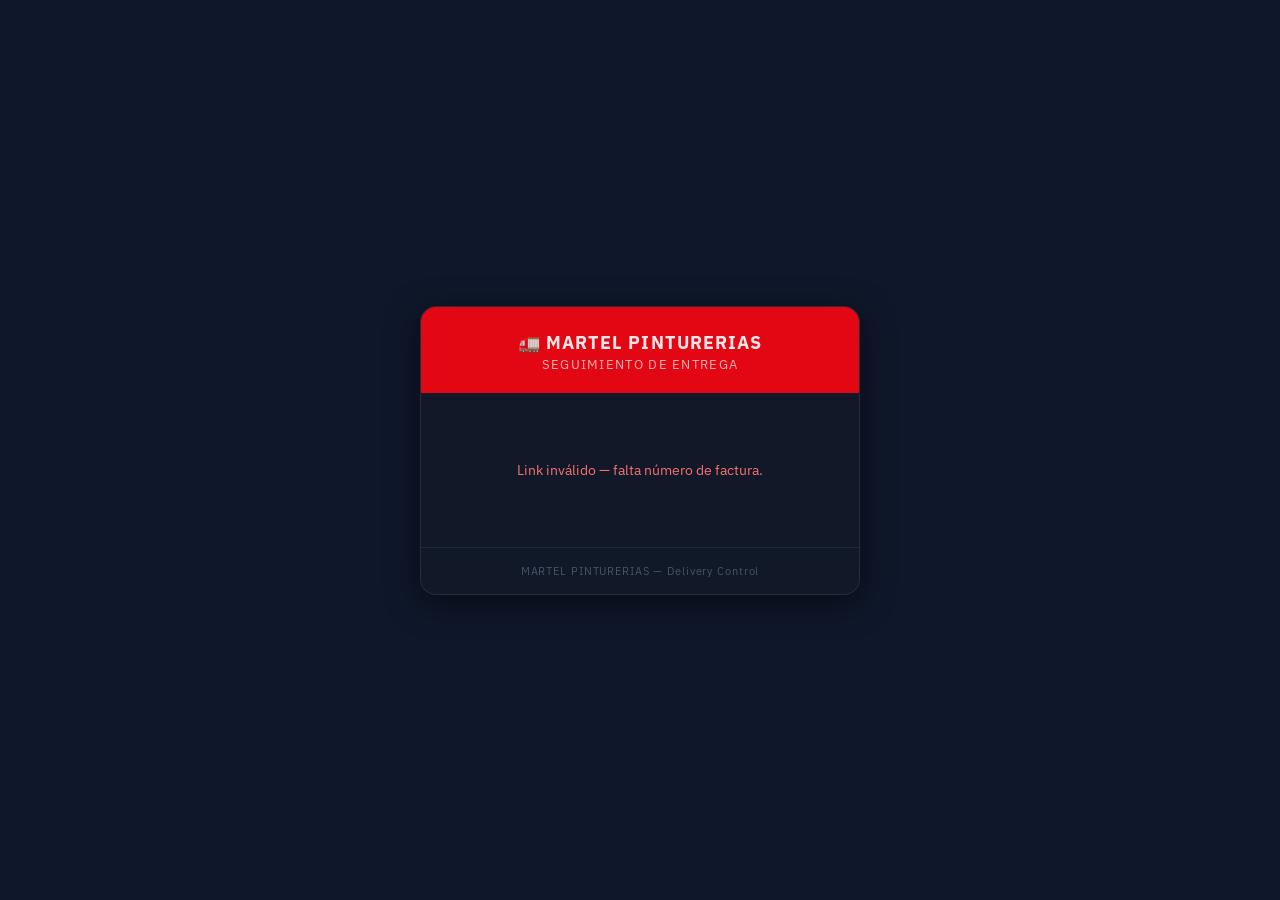
<file: seguimiento.html>
<!doctype html>
<html lang="es">
<head>
<meta charset="UTF-8"/>
<meta name="viewport" content="width=device-width,initial-scale=1.0"/>
<title>Seguimiento de pedido — Martel Pinturerias</title>
<link rel="icon" type="image/svg+xml" href="favicon.svg?v=1"/>
<link rel="preconnect" href="https://fonts.googleapis.com"/>
<link href="https://fonts.googleapis.com/css2?family=IBM+Plex+Sans:wght@300;400;500;600;700&family=IBM+Plex+Mono:wght@400;500&display=swap" rel="stylesheet"/>
<style>
*,*::before,*::after{box-sizing:border-box;margin:0;padding:0}
body{background:#0F172A;color:#E5E7EB;font-family:'IBM Plex Sans',sans-serif;min-height:100vh;display:flex;flex-direction:column;align-items:center;justify-content:center;padding:20px}
.card{background:#111827;border:1px solid rgba(148,163,184,.15);border-radius:16px;width:100%;max-width:440px;overflow:hidden;box-shadow:0 8px 32px rgba(0,0,0,.5)}
.card-header{background:#E30613;padding:24px 24px 20px;text-align:center}
.logo{font-size:18px;font-weight:700;letter-spacing:.06em;color:white;opacity:.9}
.brand{font-size:13px;color:rgba(255,255,255,.7);margin-top:2px;letter-spacing:.1em;text-transform:uppercase}
.card-body{padding:28px 24px}
.factura{font-family:'IBM Plex Mono',monospace;font-size:13px;color:#94A3B8;margin-bottom:4px;letter-spacing:.05em}
.cliente{font-size:20px;font-weight:700;color:#E5E7EB;margin-bottom:24px}
/* Progress bar */
.progress{display:flex;align-items:center;margin-bottom:28px}
.step{display:flex;flex-direction:column;align-items:center;flex:1}
.step-circle{width:36px;height:36px;border-radius:50%;display:flex;align-items:center;justify-content:center;font-size:16px;font-weight:700;border:2px solid rgba(148,163,184,.2);background:#1E293B;color:#94A3B8;transition:all .3s}
.step-circle.done{background:#22c55e;border-color:#22c55e;color:white}
.step-circle.active{background:#E30613;border-color:#E30613;color:white;box-shadow:0 0 12px rgba(227,6,19,.4)}
.step-label{font-size:10px;color:#94A3B8;margin-top:6px;text-align:center;text-transform:uppercase;letter-spacing:.08em;font-weight:600}
.step-label.done{color:#22c55e}
.step-label.active{color:#E30613}
.connector{flex:1;height:2px;background:rgba(148,163,184,.15);margin:0 4px;margin-bottom:20px}
.connector.done{background:#22c55e}
/* Estado badge */
.estado-badge{display:inline-flex;align-items:center;gap:8px;padding:10px 16px;border-radius:8px;font-size:13px;font-weight:600;margin-bottom:20px}
.estado-pendiente{background:rgba(245,158,11,.12);color:#f59e0b;border:1px solid rgba(245,158,11,.3)}
.estado-descargado{background:rgba(6,182,212,.12);color:#06b6d4;border:1px solid rgba(6,182,212,.3)}
.estado-encamino{background:rgba(6,182,212,.12);color:#06b6d4;border:1px solid rgba(6,182,212,.3)}
.estado-entregado{background:rgba(34,197,94,.12);color:#22c55e;border:1px solid rgba(34,197,94,.3)}
/* Chofer */
.chofer-box{background:#1E293B;border:1px solid rgba(148,163,184,.1);border-radius:8px;padding:14px 16px;display:flex;align-items:center;gap:12px}
.chofer-icon{width:36px;height:36px;background:#E30613;border-radius:50%;display:flex;align-items:center;justify-content:center;font-size:16px;flex-shrink:0}
.chofer-info{flex:1}
.chofer-label{font-size:10px;color:#94A3B8;text-transform:uppercase;letter-spacing:.1em;font-weight:600}
.chofer-name{font-size:14px;font-weight:700;color:#E5E7EB;margin-top:1px}
.chofer-tel{font-family:'IBM Plex Mono',monospace;font-size:12px;color:#06b6d4;margin-top:2px}
.chofer-tel a{color:#06b6d4;text-decoration:none}
.horario{font-size:11px;color:#475569;margin-top:6px;letter-spacing:.02em}
/* Footer */
.card-footer{padding:16px 24px;border-top:1px solid rgba(148,163,184,.1);text-align:center}
.footer-logo{font-size:11px;color:#475569;letter-spacing:.08em}
/* Loading / error */
.loading{text-align:center;padding:40px;color:#94A3B8;font-size:14px}
.error{text-align:center;padding:40px;color:#f87171;font-size:14px}
/* Rating */
.rating-box{background:#1E293B;border:1px solid rgba(148,163,184,.1);border-radius:10px;padding:18px 16px;text-align:center;margin-top:16px}
.rating-title{font-size:13px;font-weight:600;color:#E5E7EB;margin-bottom:14px}
.stars{display:flex;justify-content:center;gap:4px;margin-bottom:8px}
.star-btn{background:none;border:none;font-size:38px;cursor:pointer;padding:2px;line-height:1;color:#f59e0b;transition:transform .1s}
.star-btn:active{transform:scale(1.25)}
.star-btn:disabled{cursor:default}
.rating-msg{font-size:12px;color:#94A3B8;min-height:18px}
</style>
</head>
<body>
<div class="card">
  <div class="card-header">
    <div class="logo">🚛 MARTEL PINTURERIAS</div>
    <div class="brand">Seguimiento de entrega</div>
  </div>
  <div class="card-body" id="content">
    <div class="loading">Buscando tu pedido...</div>
  </div>
  <div class="card-footer">
    <div class="footer-logo">MARTEL PINTURERIAS — Delivery Control</div>
  </div>
</div>

<script>
const GAS_URL = 'https://script.google.com/macros/s/AKfycbxm3n6KkUw0uh7vB3NAhvm62joWgKP_464HesgkPaWLfc4z2yqz4S0eFLj7Kmy8qV4W/exec';

const CHOFERES_NOMBRES = {
  victor:'Víctor', cacho:'Salvador', puma:'Juan Carlos',
  guillermo:'Guillermo', gustavo:'Gustavo', rafael:'Rafael', fernando:'Fernando'
};
const CHOFERES_TEL = {
  victor:'5493874573833', cacho:'5493874485602', puma:'5493874883492',
  guillermo:'5493875852000', gustavo:'5493876857690', rafael:'5493872213018', fernando:'5493874485602'
};

const params = new URLSearchParams(location.search);
const factura = params.get('f');
const sucursal = params.get('s');

if(!factura){
  document.getElementById('content').innerHTML = '<div class="error">Link inválido — falta número de factura.</div>';
} else {
  const cb = '_seg_'+Date.now();
  const sc = document.createElement('script');
  sc.onerror = function(){ document.getElementById('content').innerHTML = '<div class="error">No se pudo conectar. Intentá de nuevo más tarde.</div>'; };
  window[cb] = function(data){
    delete window[cb]; sc.remove();
    if(!data || !data.ok){
      document.getElementById('content').innerHTML = '<div class="error">Pedido no encontrado.<br><small style="color:#64748b">Factura: '+factura+'</small></div>';
      return;
    }
    renderPedido(data);
  };
  sc.src = GAS_URL+'?'+new URLSearchParams({action:'get_seguimiento',factura:factura,sucursal:sucursal||'',callback:cb}).toString();
  document.head.appendChild(sc);
}

let _choferKey = null;

function _mostrarEstrellas(n, bloqueado){
  for(let i=1;i<=5;i++){
    const b=document.getElementById('s'+i);
    if(!b) return;
    b.textContent = i<=n ? '★' : '☆';
    if(bloqueado) b.disabled = true;
  }
}

function _initRating(choferKey){
  _choferKey = choferKey || null;
  const prev = localStorage.getItem('rated_'+factura+'_'+(sucursal||''));
  if(prev){
    _mostrarEstrellas(parseInt(prev), true);
    const msg=document.getElementById('ratingMsg');
    if(msg) msg.textContent='¡Gracias! Ya calificaste esta entrega.';
  }
}

function calificar(n){
  const key='rated_'+factura+'_'+(sucursal||'');
  if(localStorage.getItem(key)) return;
  _mostrarEstrellas(n, true);
  const msg=document.getElementById('ratingMsg');
  if(msg) msg.textContent='Enviando...';
  const cb='_rate_'+Date.now();
  const sc=document.createElement('script');
  const guardar=function(){
    localStorage.setItem(key,String(n));
    if(msg) msg.textContent='¡Gracias por tu calificación! ⭐';
  };
  window[cb]=function(){ delete window[cb]; sc.remove(); guardar(); };
  sc.onerror=function(){ delete window[cb]; sc.remove(); guardar(); };
  sc.src=GAS_URL+'?'+new URLSearchParams({action:'rate_delivery',factura:factura||'',sucursal:sucursal||'',chofer:_choferKey||'',estrellas:n,callback:cb}).toString();
  document.head.appendChild(sc);
}

function renderPedido(d){
  const estado = d.estado==='entregado' ? 'entregado' : d.remito==='en camino' ? 'encamino' : 'pendiente';
  const step1 = true;
  const step2 = estado==='encamino'||estado==='entregado';
  const step3 = estado==='entregado';
  const estadoTexto = estado==='encamino'?'🚗 En camino a tu domicilio':estado==='entregado'?'✅ Entregado':'⏳ En preparación';
  const estadoClass = 'estado-'+estado;
  const choferNombre = d.chofer ? (CHOFERES_NOMBRES[d.chofer]||d.chofer) : null;
  const choferTel = d.chofer ? CHOFERES_TEL[d.chofer] : null;
  const choferFmt = choferTel ? choferTel.replace('549','0').replace(/(\d{3})(\d{3})(\d{4})/,'$1-$2-$3') : null;

  document.getElementById('content').innerHTML = `
    <div class="factura">Pedido ${d.factura||factura}</div>
    <div class="cliente">${d.nombre||'—'}</div>
    <div class="progress">
      <div class="step">
        <div class="step-circle ${step1?'done':''}">${step1?'✓':'1'}</div>
        <div class="step-label ${step1?'done':''}">Preparando</div>
      </div>
      <div class="connector ${step2?'done':''}"></div>
      <div class="step">
        <div class="step-circle ${step3?'done':step2?'active':''}">${step3?'✓':'🚚'}</div>
        <div class="step-label ${step3?'done':step2?'active':''}">En camino</div>
      </div>
      <div class="connector ${step3?'done':''}"></div>
      <div class="step">
        <div class="step-circle ${step3?'done':''}">${step3?'✓':'📦'}</div>
        <div class="step-label ${step3?'done':''}">Entregado</div>
      </div>
    </div>
    <div class="${estadoClass} estado-badge">${estadoTexto}</div>
    ${step3 ? `
    <div class="rating-box" id="ratingBox">
      <div class="rating-title">¿Cómo fue tu entrega?</div>
      <div class="stars">
        <button class="star-btn" onclick="calificar(1)" id="s1">☆</button>
        <button class="star-btn" onclick="calificar(2)" id="s2">☆</button>
        <button class="star-btn" onclick="calificar(3)" id="s3">☆</button>
        <button class="star-btn" onclick="calificar(4)" id="s4">☆</button>
        <button class="star-btn" onclick="calificar(5)" id="s5">☆</button>
      </div>
      <div class="rating-msg" id="ratingMsg">Tocá para calificar el servicio</div>
    </div>` : ''}
    ${choferNombre && !step3 ? `
    <div class="chofer-box">
      <div class="chofer-icon">🚛</div>
      <div class="chofer-info">
        <div class="chofer-label">Tu repartidor</div>
        <div class="chofer-name">${choferNombre}</div>
        ${choferFmt?`<div class="chofer-tel"><a href="tel:+${choferTel}">${choferFmt}</a></div>`:''}
        <div class="horario">📞 Lun a Vie 9 a 18 hs &nbsp;·&nbsp; Sáb 8 a 13 hs</div>
      </div>
    </div>
    ${choferTel ? `
    <a href="https://wa.me/${choferTel}?text=${encodeURIComponent('Hola '+choferNombre+', te escribo por mi pedido de Martel Pinturerias.')}" target="_blank"
      style="display:flex;align-items:center;justify-content:center;gap:10px;width:100%;padding:13px;background:#25d166;border-radius:8px;color:white;font-size:15px;font-weight:700;text-decoration:none;margin-top:10px;box-sizing:border-box">
      <svg viewBox="0 0 24 24" style="width:20px;height:20px;fill:white"><path d="M17.472 14.382c-.297-.149-1.758-.867-2.03-.967-.273-.099-.471-.148-.67.15-.197.297-.767.966-.94 1.164-.173.199-.347.223-.644.075-.297-.15-1.255-.463-2.39-1.475-.883-.788-1.48-1.761-1.653-2.059-.173-.297-.018-.458.13-.606.134-.133.298-.347.446-.52.149-.174.198-.298.298-.497.099-.198.05-.371-.025-.52-.075-.149-.669-1.612-.916-2.207-.242-.579-.487-.5-.669-.51-.173-.008-.371-.01-.57-.01-.198 0-.52.074-.792.372-.272.297-1.04 1.016-1.04 2.479 0 1.462 1.065 2.875 1.213 3.074.149.198 2.096 3.2 5.077 4.487.709.306 1.262.489 1.694.625.712.227 1.36.195 1.871.118.571-.085 1.758-.719 2.006-1.413.248-.694.248-1.289.173-1.413-.074-.124-.272-.198-.57-.347z"/><path d="M12 0C5.373 0 0 5.373 0 12c0 2.124.554 4.118 1.528 5.855L.057 23.882l6.188-1.448A11.934 11.934 0 0 0 12 24c6.627 0 12-5.373 12-12S18.627 0 12 0zm0 21.818a9.818 9.818 0 0 1-5.001-1.368l-.36-.214-3.716.869.936-3.62-.235-.372A9.818 9.818 0 0 1 2.182 12C2.182 6.57 6.57 2.182 12 2.182c5.43 0 9.818 4.388 9.818 9.818 0 5.43-4.388 9.818-9.818 9.818z"/></svg>
      Escribirle a ${choferNombre}
    </a>` : ''}` : ''}
  `;
  if(step3) _initRating(d.chofer);
}
</script>
</body>
</html>
</file>
